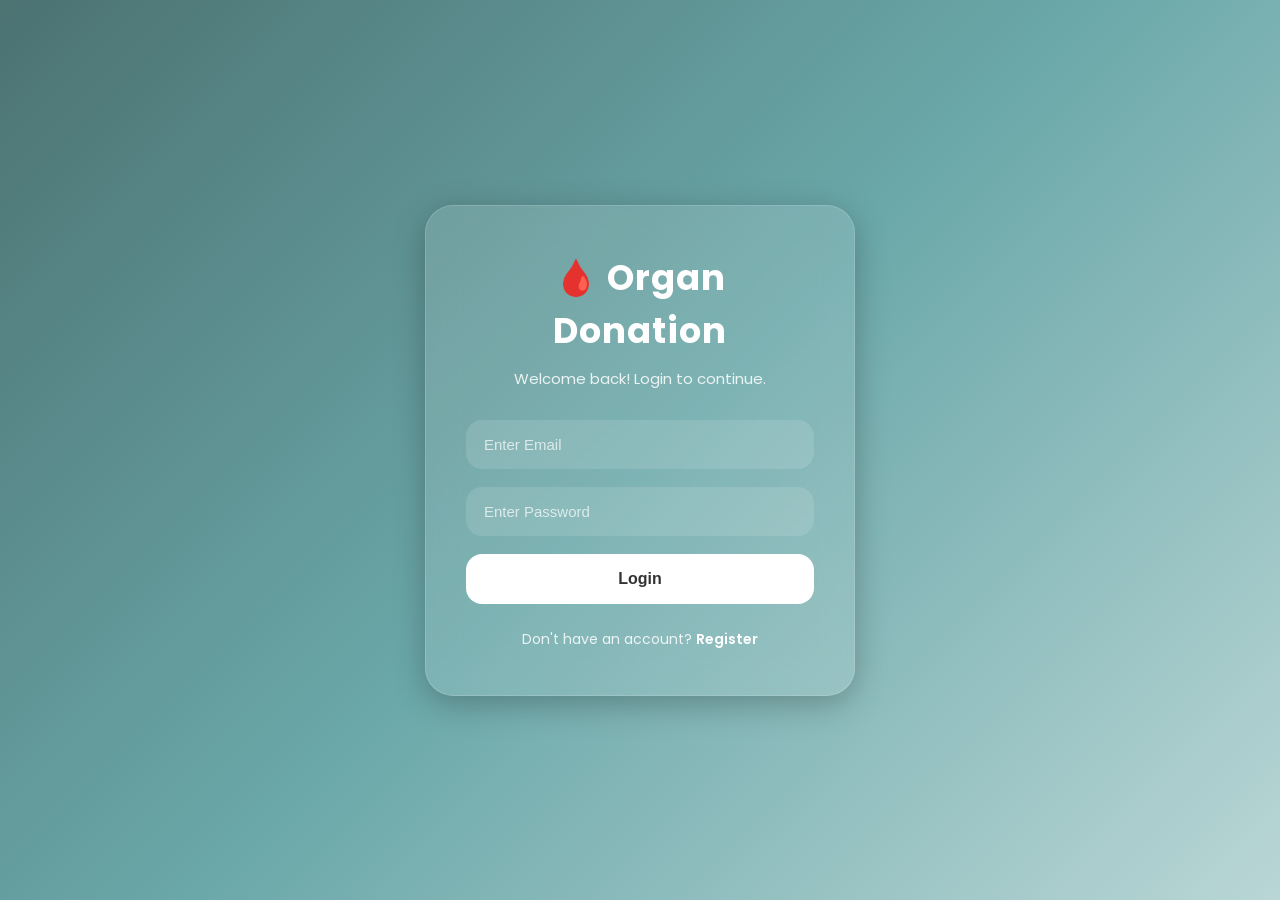
<file: index.html>
<!DOCTYPE html>
<html lang="en">

<head>

    <meta charset="UTF-8">

    <meta
        name="viewport"
        content="width=device-width, initial-scale=1.0"
    >

    <title>Login - Organ Donation</title>

    <link
        rel="stylesheet"
        href="style.css"
    >

</head>

<body>

    <div class="auth-container">

        <div class="auth-card">

            <h1>
                🩸 Organ Donation
            </h1>

            <p class="subtitle">
                Welcome back! Login to continue.
            </p>

            <!-- LOGIN FORM -->

            <form id="loginForm">

                <input
                    id="loginEmail"
                    type="email"
                    placeholder="Enter Email"
                    required
                >

                <input
                    id="loginPassword"
                    type="password"
                    placeholder="Enter Password"
                    required
                >

                <button type="submit">
                    Login
                </button>

            </form>

            <!-- SWITCH -->

            <p class="switch-text">

                Don't have an account?

                <a href="register.html">
                    Register
                </a>

            </p>

        </div>

    </div>

    <script src="script.js"></script>

</body>
</html>
</file>
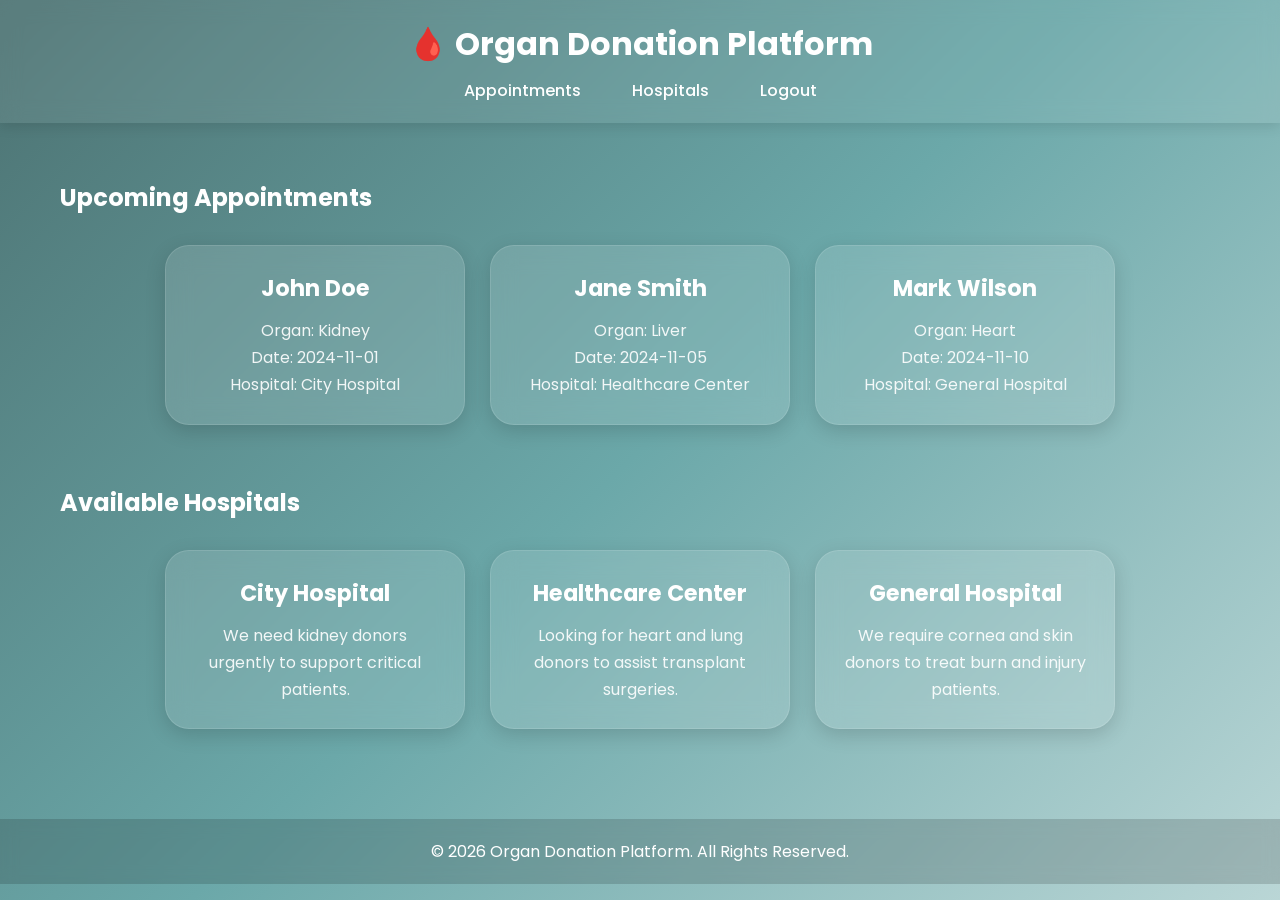
<file: dashboard.html>
<!DOCTYPE html>
<html lang="en">

<head>

    <meta charset="UTF-8">

    <meta
        name="viewport"
        content="width=device-width, initial-scale=1.0"
    >

    <title>Organ Donation Dashboard</title>

    <link
        rel="stylesheet"
        href="style.css"
    >

</head>

<body>

    <!-- HEADER -->

    <header>

        <h1>
            🩸 Organ Donation Platform
        </h1>

        <nav>

            <ul>

                <li>
                    <a href="#">
                        Appointments
                    </a>
                </li>

                <li>
                    <a href="#">
                        Hospitals
                    </a>
                </li>

                <li>
                    <a href="index.html">
                        Logout
                    </a>
                </li>

            </ul>

        </nav>

    </header>

    <!-- MAIN SECTION -->

    <div class="section-container">

        <!-- APPOINTMENTS -->

        <h2 style="color:white; margin-bottom:20px;">
            Upcoming Appointments
        </h2>

        <div class="appointment-list">

            <div class="card">

                <h3>
                    John Doe
                </h3>

                <p>
                    Organ: Kidney
                </p>

                <p>
                    Date: 2024-11-01
                </p>

                <p>
                    Hospital: City Hospital
                </p>

            </div>

            <div class="card">

                <h3>
                    Jane Smith
                </h3>

                <p>
                    Organ: Liver
                </p>

                <p>
                    Date: 2024-11-05
                </p>

                <p>
                    Hospital: Healthcare Center
                </p>

            </div>

            <div class="card">

                <h3>
                    Mark Wilson
                </h3>

                <p>
                    Organ: Heart
                </p>

                <p>
                    Date: 2024-11-10
                </p>

                <p>
                    Hospital: General Hospital
                </p>

            </div>

        </div>

        <!-- HOSPITALS -->

        <h2
            style="
                color:white;
                margin-top:60px;
                margin-bottom:20px;
            "
        >
            Available Hospitals
        </h2>

        <div class="hospital-list">

            <div class="card">

                <h3>
                    City Hospital
                </h3>

                <p>
                    We need kidney donors urgently to support critical patients.
                </p>

            </div>

            <div class="card">

                <h3>
                    Healthcare Center
                </h3>

                <p>
                    Looking for heart and lung donors to assist transplant surgeries.
                </p>

            </div>

            <div class="card">

                <h3>
                    General Hospital
                </h3>

                <p>
                    We require cornea and skin donors to treat burn and injury patients.
                </p>

            </div>

        </div>

    </div>

    <!-- FOOTER -->

    <footer>

        © 2026 Organ Donation Platform.
        All Rights Reserved.

    </footer>

</body>
</html>
</file>
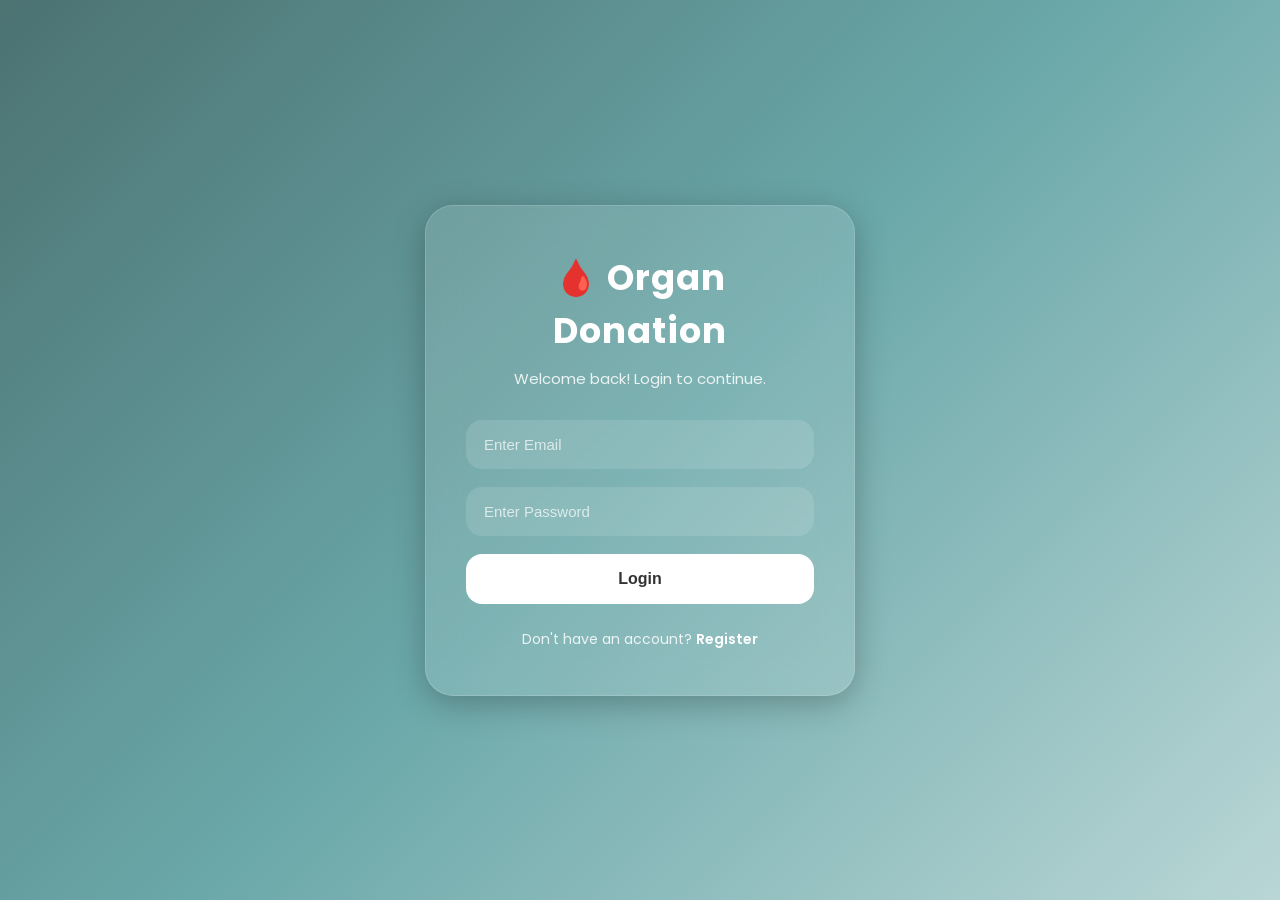
<file: login.html>
<!DOCTYPE html>
<html lang="en">

<head>

    <meta charset="UTF-8">

    <meta
        name="viewport"
        content="width=device-width, initial-scale=1.0"
    >

    <title>Login - Organ Donation</title>

    <link
        rel="stylesheet"
        href="style.css"
    >

</head>

<body>

    <div class="auth-container">

        <div class="auth-card">

            <h1>
                🩸 Organ Donation
            </h1>

            <p class="subtitle">
                Welcome back! Login to continue.
            </p>

            <form>

                <input
                    type="email"
                    placeholder="Enter Email"
                    required
                >

                <input
                    type="password"
                    placeholder="Enter Password"
                    required
                >

                <button type="submit">
                    Login
                </button>

            </form>

            <p class="switch-text">

                Don't have an account?

                <a href="register.html">
                    Register
                </a>

            </p>

        </div>

    </div>

</body>
</html>
</file>
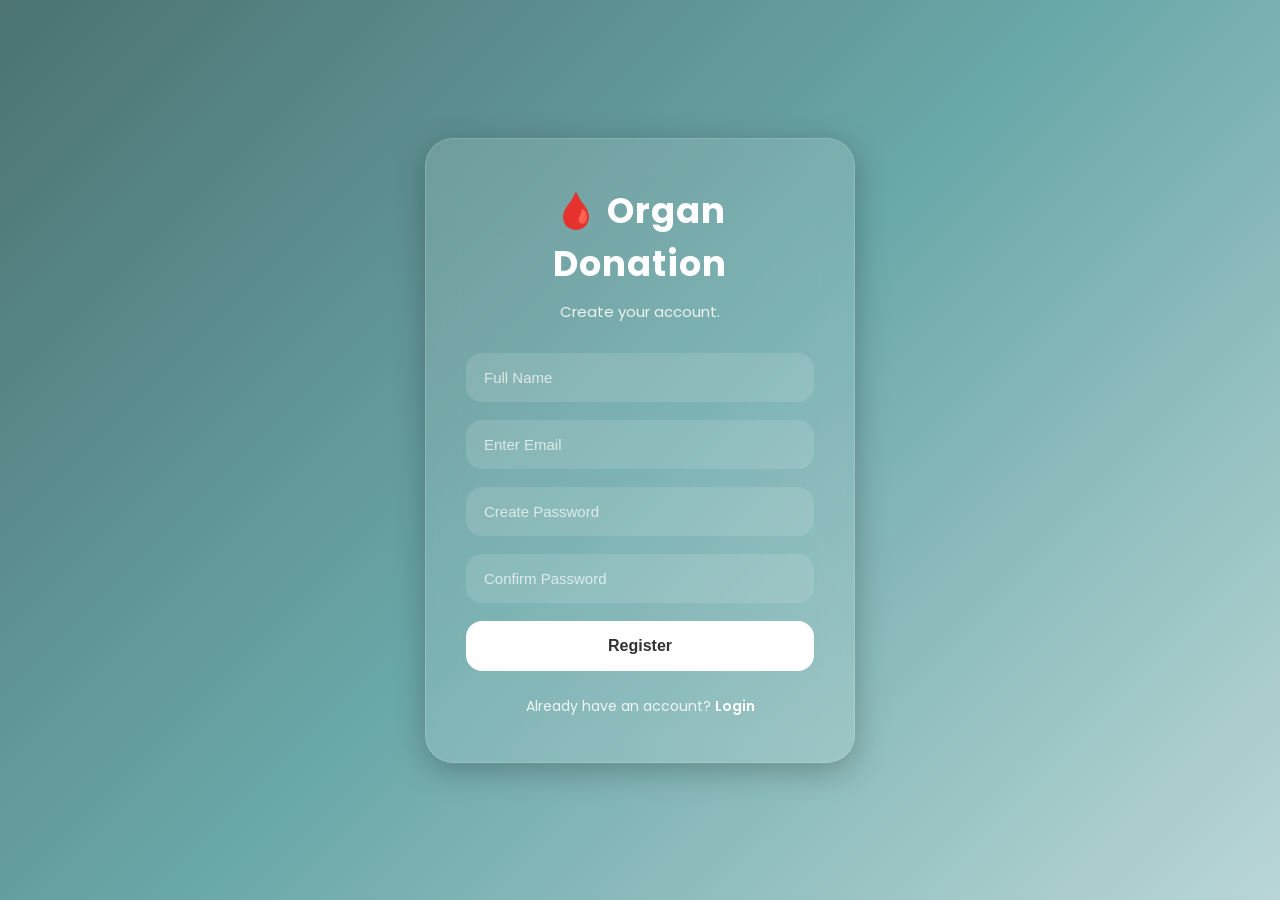
<file: register.html>
<!DOCTYPE html>
<html lang="en">

<head>

    <meta charset="UTF-8">

    <meta
        name="viewport"
        content="width=device-width, initial-scale=1.0"
    >

    <title>Register - Organ Donation</title>

    <link
        rel="stylesheet"
        href="style.css"
    >

</head>

<body>

    <div class="auth-container">

        <div class="auth-card">

            <h1>
                🩸 Organ Donation
            </h1>

            <p class="subtitle">
                Create your account.
            </p>

            <!-- REGISTER FORM -->

            <form id="registerForm">

                <input
                    id="registerName"
                    type="text"
                    placeholder="Full Name"
                    required
                >

                <input
                    id="registerEmail"
                    type="email"
                    placeholder="Enter Email"
                    required
                >

                <input
                    id="registerPassword"
                    type="password"
                    placeholder="Create Password"
                    required
                >

                <input
                    id="confirmPassword"
                    type="password"
                    placeholder="Confirm Password"
                    required
                >

                <button type="submit">
                    Register
                </button>

            </form>

            <!-- SWITCH -->

            <p class="switch-text">

                Already have an account?

                <a href="index.html">
                    Login
                </a>

            </p>

        </div>

    </div>

    <script src="script.js"></script>

</body>
</html>
</file>
<file: style.css>
@import url('https://fonts.googleapis.com/css2?family=Poppins:wght@300;400;500;600;700&display=swap');

/* =========================
   RESET
========================= */

*{
    margin: 0;
    padding: 0;
    box-sizing: border-box;
}

/* =========================
   BODY
========================= */

body{

    font-family: "Poppins", sans-serif;

    min-height: 100vh;

    background:
        linear-gradient(
            135deg,
            #4c7272,
            #6ba8a9,
            #bad6d6
        );

    overflow-x: hidden;

    color: white;

    margin: 0;
}

/* =========================
   AUTH CONTAINER
========================= */

.auth-container{

    width: 100%;

    min-height: 100vh;

    display: flex;

    justify-content: center;

    align-items: center;

    padding: 20px;
}

/* =========================
   AUTH CARD
========================= */

.auth-card{

    width: 100%;

    max-width: 430px;

    padding: 45px 40px;

    margin: auto;

    border-radius: 28px;

    background: rgba(255,255,255,0.12);

    backdrop-filter: blur(15px);

    -webkit-backdrop-filter: blur(15px);

    border: 1px solid rgba(255,255,255,0.15);

    box-shadow:
        0 8px 32px rgba(0,0,0,0.25);

    text-align: center;

    transition: 0.4s ease;
}

.auth-card:hover{

    transform: translateY(-5px);

    box-shadow:
        0 12px 35px rgba(0,0,0,0.3);
}

/* =========================
   TITLE
========================= */

.auth-card h1{

    color: white;

    font-size: 2.2rem;

    margin-bottom: 10px;

    font-weight: 700;

    letter-spacing: 1px;
}

/* =========================
   SUBTITLE
========================= */

.subtitle{

    color: rgba(255,255,255,0.85);

    font-size: 15px;

    margin-bottom: 30px;
}

/* =========================
   FORM
========================= */

form{

    display: flex;

    flex-direction: column;

    gap: 18px;
}

/* =========================
   INPUTS
========================= */

form input{

    width: 100%;

    padding: 16px 18px;

    border: none;

    border-radius: 16px;

    background: rgba(255,255,255,0.12);

    color: white;

    font-size: 15px;

    outline: none;

    transition: 0.3s ease;
}

form input::placeholder{

    color: rgba(255,255,255,0.7);
}

form input:focus{

    background: rgba(255,255,255,0.18);

    box-shadow:
        0 0 0 3px rgba(255,255,255,0.15);
}

/* =========================
   BUTTON
========================= */

form button{

    width: 100%;

    padding: 16px;

    border: none;

    border-radius: 16px;

    background: white;

    color: #333;

    font-size: 16px;

    font-weight: 700;

    cursor: pointer;

    transition: 0.3s ease;
}

form button:hover{

    transform: translateY(-2px);

    background: #f1f1f1;

    box-shadow:
        0 10px 20px rgba(0,0,0,0.2);
}

/* =========================
   SWITCH TEXT
========================= */

.switch-text{

    margin-top: 25px;

    color: rgba(255,255,255,0.85);

    font-size: 14px;
}

.switch-text a{

    color: white;

    text-decoration: none;

    font-weight: 600;

    transition: 0.3s ease;
}

.switch-text a:hover{

    text-decoration: underline;
}

/* =========================
   HEADER
========================= */

header{

    position: fixed;

    top: 0;

    left: 0;

    width: 100%;

    padding: 20px;

    text-align: center;

    background: rgba(255,255,255,0.08);

    backdrop-filter: blur(10px);

    -webkit-backdrop-filter: blur(10px);

    color: white;

    z-index: 1000;

    box-shadow:
        0 4px 12px rgba(0,0,0,0.1);
}

header h1{

    font-size: 2rem;

    font-weight: 700;
}

/* =========================
   NAVBAR
========================= */

nav ul{

    display: flex;

    justify-content: center;

    align-items: center;

    gap: 15px;

    list-style: none;

    margin-top: 10px;

    flex-wrap: wrap;
}

nav a{

    text-decoration: none;

    color: white;

    padding: 10px 18px;

    border-radius: 12px;

    transition: 0.3s ease;

    font-weight: 500;
}

nav a:hover{

    background: rgba(255,255,255,0.15);

    transform: translateY(-2px);
}

/* =========================
   SECTION CONTAINER
========================= */

.section-container{

    width: 100%;

    max-width: 1200px;

    margin: auto;

    padding: 180px 20px 40px;
}

/* =========================
   LISTS
========================= */

.appointment-list,
.hospital-list{

    display: flex;

    flex-wrap: wrap;

    justify-content: center;

    gap: 25px;

    margin-top: 30px;
}

/* =========================
   CARDS
========================= */

.card{

    width: 300px;

    padding: 25px;

    border-radius: 24px;

    background: rgba(255,255,255,0.12);

    backdrop-filter: blur(12px);

    -webkit-backdrop-filter: blur(12px);

    border: 1px solid rgba(255,255,255,0.12);

    box-shadow:
        0 6px 20px rgba(0,0,0,0.15);

    text-align: center;

    color: white;

    transition: 0.3s ease;
}

.card:hover{

    transform: translateY(-6px);

    background: rgba(255,255,255,0.18);

    box-shadow:
        0 12px 25px rgba(0,0,0,0.2);
}

.card h3{

    margin-bottom: 12px;

    font-size: 1.4rem;

    font-weight: 700;
}

.card p{

    line-height: 1.7;

    color: rgba(255,255,255,0.9);
}

/* =========================
   FOOTER
========================= */

footer{

    width: 100%;

    margin-top: 50px;

    padding: 20px;

    text-align: center;

    background: rgba(0,0,0,0.15);

    backdrop-filter: blur(8px);

    -webkit-backdrop-filter: blur(8px);

    color: white;
}

/* =========================
   RESPONSIVE
========================= */

@media(max-width: 768px){

    .auth-card{

        padding: 35px 25px;
    }

    .card{

        width: 100%;
    }

    header h1{

        font-size: 1.6rem;
    }

    nav ul{

        gap: 8px;
    }

    nav a{

        padding: 8px 12px;
    }

    .section-container{

        padding-top: 200px;
    }
}

@media(max-width: 480px){

    .auth-card{

        padding: 25px 20px;
    }

    .auth-card h1{

        font-size: 1.8rem;
    }

    form input{

        padding: 14px 16px;
    }

    form button{

        padding: 14px;
    }

    .section-container{

        padding-top: 220px;
    }
}
</file>
